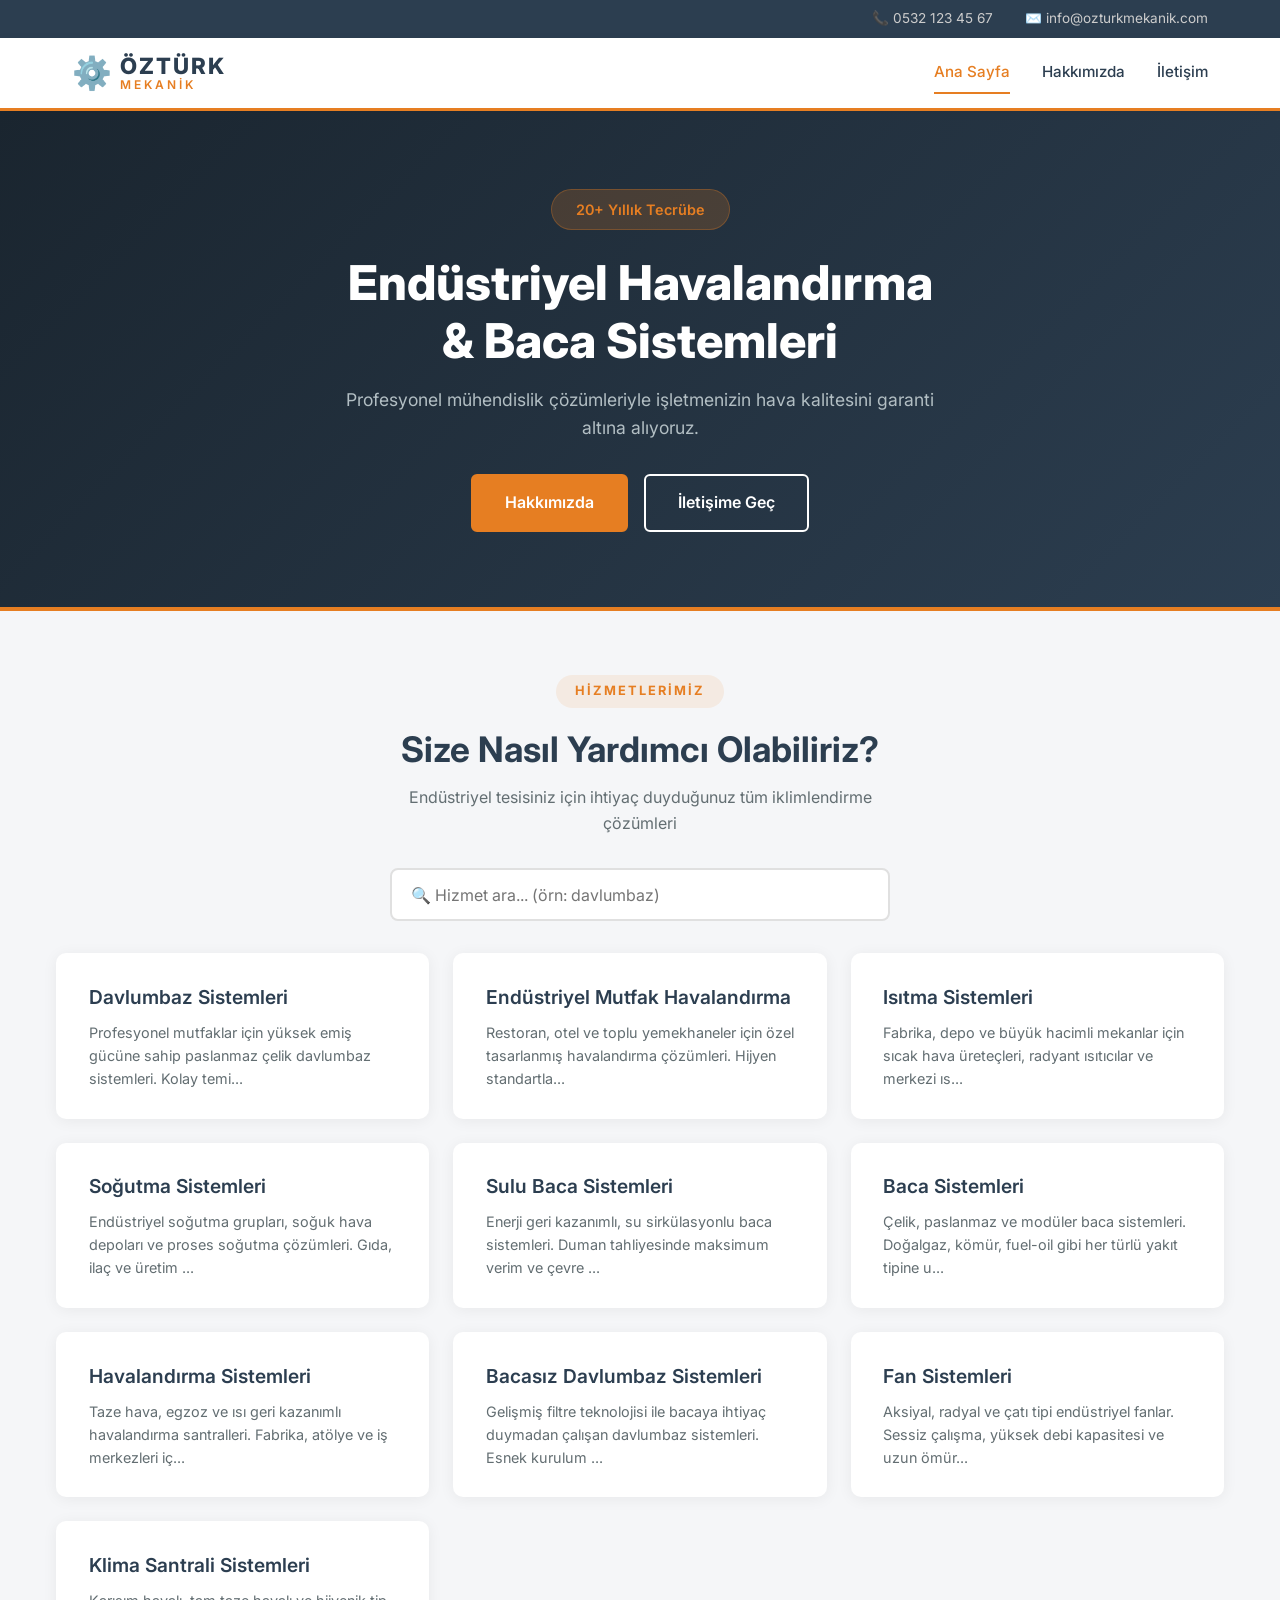
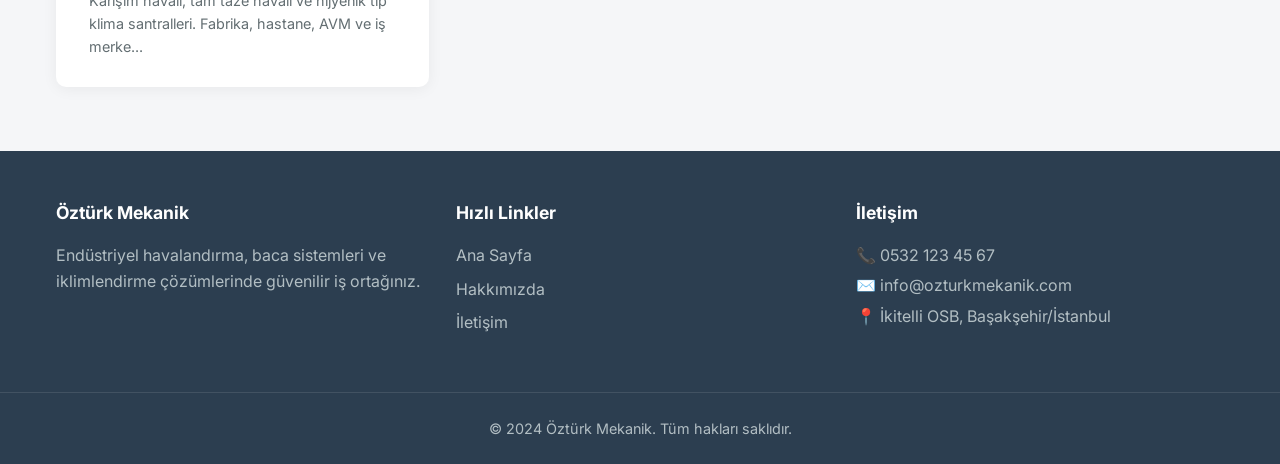
<file: index.html>
<!DOCTYPE html>
<html lang="tr">
<head>
    <meta charset="UTF-8">
    <meta name="viewport" content="width=device-width, initial-scale=1.0">
    <title>Öztürk Mekanik | Endüstriyel Havalandırma</title>
    <link rel="stylesheet" href="css/style.css">
    <link href="https://fonts.googleapis.com/css2?family=Inter:wght@300;400;500;600;700;800&display=swap" rel="stylesheet">
    <!-- Google Analytics -->
    <script async src="https://www.googletagmanager.com/gtag/js?id=G-XXXXXXXXXX"></script>
    <script>
      window.dataLayer = window.dataLayer || [];
      function gtag(){dataLayer.push(arguments);}
      gtag('js', new Date());
      gtag('config', 'G-XXXXXXXXXX');
    </script>
</head>
<body>
    <!-- Üst Çubuk -->
    <div class="top-bar">
        <div class="top-bar-inner">
            <span>📞 0532 123 45 67</span>
            <span>✉️ info@ozturkmekanik.com</span>
        </div>
    </div>

    <!-- Header -->
    <header>
        <div class="header-inner">
            <div class="logo">
                <span class="logo-icon">⚙️</span>
                <div class="logo-text">
                    <span class="logo-title">ÖZTÜRK</span>
                    <span class="logo-subtitle">MEKANİK</span>
                </div>
            </div>
            <nav>
                <a href="index.html" class="active">Ana Sayfa</a>
                <a href="hakkimizda.html">Hakkımızda</a>
                <a href="iletisim.html">İletişim</a>
            </nav>
            <div class="mobile-menu-btn">☰</div>
        </div>
    </header>

    <!-- Hero -->
    <section class="hero">
        <div class="hero-overlay"></div>
        <div class="hero-content">
            <span class="hero-badge">20+ Yıllık Tecrübe</span>
            <h1>Endüstriyel Havalandırma<br>& Baca Sistemleri</h1>
            <p class="hero-desc">Profesyonel mühendislik çözümleriyle işletmenizin hava kalitesini garanti altına alıyoruz.</p>
            <div class="hero-buttons">
                <a href="hakkimizda.html" class="btn btn-primary">Hakkımızda</a>
                <a href="iletisim.html" class="btn btn-outline">İletişime Geç</a>
            </div>
        </div>
    </section>

    <!-- Hizmetler -->
    <section class="hizmetler-section">
        <div class="section-header">
            <span class="section-badge">HİZMETLERİMİZ</span>
            <h2>Size Nasıl Yardımcı Olabiliriz?</h2>
            <p class="section-desc">Endüstriyel tesisiniz için ihtiyaç duyduğunuz tüm iklimlendirme çözümleri</p>
        </div>
        <div class="arama-kutusu">
            <input type="text" id="arama" placeholder="🔍 Hizmet ara... (örn: davlumbaz)">
        </div>
        <div class="hizmetler-grid" id="hizmetListesi"></div>
    </section>

    <!-- Footer -->
    <footer>
        <div class="footer-inner">
            <div class="footer-col">
                <h3>Öztürk Mekanik</h3>
                <p>Endüstriyel havalandırma, baca sistemleri ve iklimlendirme çözümlerinde güvenilir iş ortağınız.</p>
            </div>
            <div class="footer-col">
                <h3>Hızlı Linkler</h3>
                <a href="index.html">Ana Sayfa</a>
                <a href="hakkimizda.html">Hakkımızda</a>
                <a href="iletisim.html">İletişim</a>
            </div>
            <div class="footer-col">
                <h3>İletişim</h3>
                <p>📞 0532 123 45 67</p>
                <p>✉️ info@ozturkmekanik.com</p>
                <p>📍 İkitelli OSB, Başakşehir/İstanbul</p>
            </div>
        </div>
        <div class="footer-bottom">
            <p>© 2024 Öztürk Mekanik. Tüm hakları saklıdır.</p>
        </div>
    </footer>

    <!-- Modal -->
    <div id="hizmetModal" class="modal">
        <div class="modal-content">
            <span class="kapat">&times;</span>
            <h2 id="modalBaslik"></h2>
            <p id="modalAciklama"></p>
            <div id="modalGaleri"></div>
        </div>
    </div>

    <script src="js/script.js"></script>
    <script>
        fetch('/data/site.json')
          .then(res => res.json())
          .then(data => {
              siteBilgileri = data;
              hizmetleriYukle();
          });
    </script>
</body>
</html>
</file>
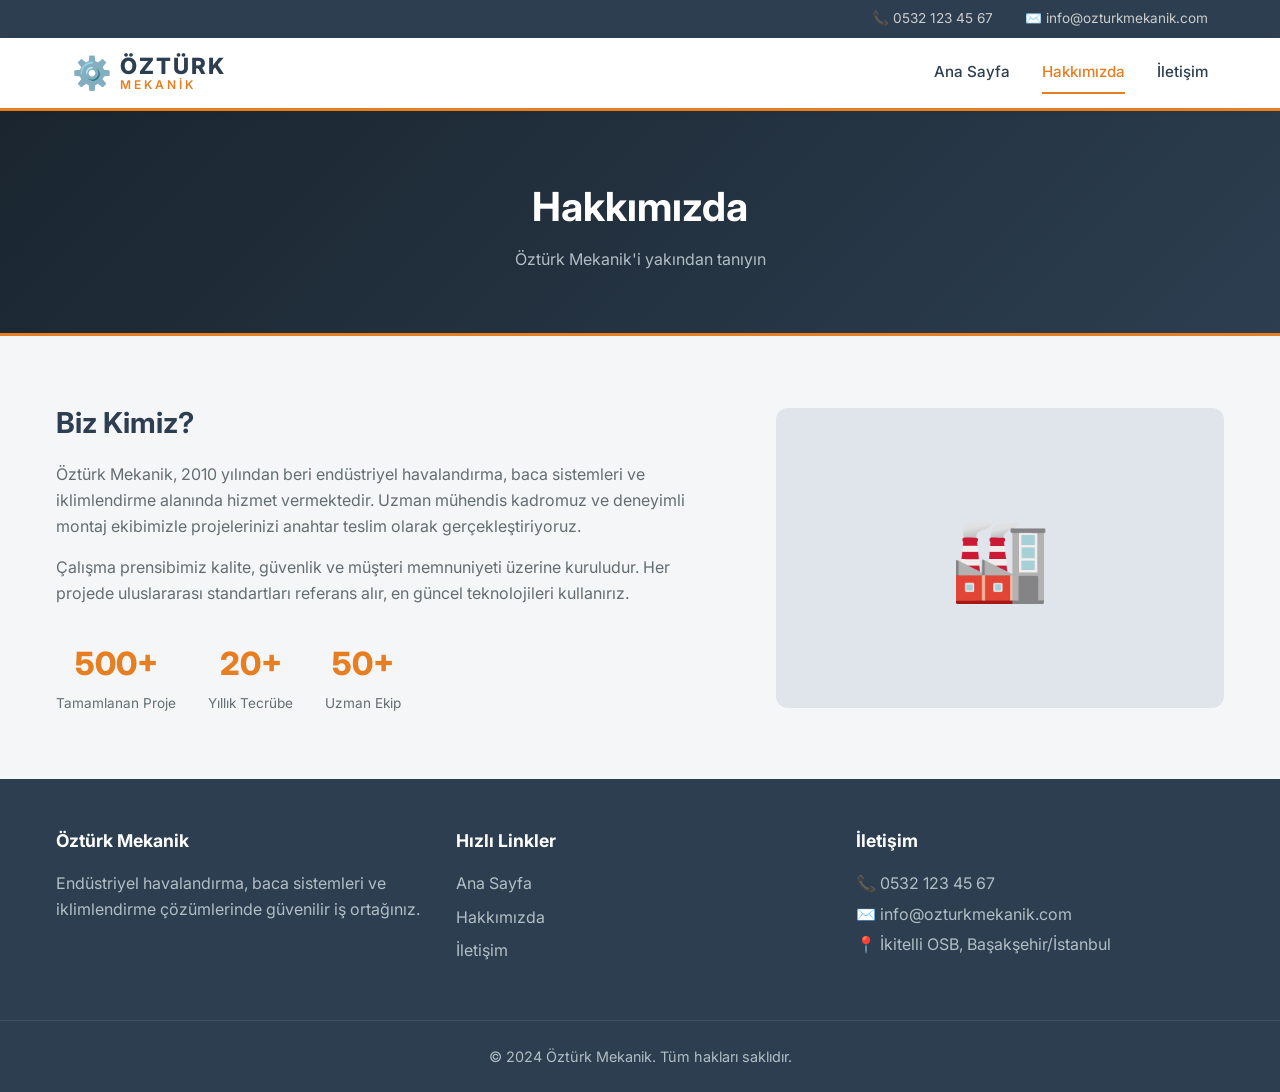
<file: hakkimizda.html>
<!DOCTYPE html>
<html lang="tr">
<head>
    <meta charset="UTF-8">
    <meta name="viewport" content="width=device-width, initial-scale=1.0">
    <title>Hakkımızda | Öztürk Mekanik</title>
    <link rel="stylesheet" href="css/style.css">
    <link href="https://fonts.googleapis.com/css2?family=Inter:wght@300;400;500;600;700;800&display=swap" rel="stylesheet">
</head>
<body>
    <div class="top-bar">
        <div class="top-bar-inner">
            <span>📞 0532 123 45 67</span>
            <span>✉️ info@ozturkmekanik.com</span>
        </div>
    </div>
    <header>
        <div class="header-inner">
            <div class="logo">
                <span class="logo-icon">⚙️</span>
                <div class="logo-text">
                    <span class="logo-title">ÖZTÜRK</span>
                    <span class="logo-subtitle">MEKANİK</span>
                </div>
            </div>
            <nav>
                <a href="index.html">Ana Sayfa</a>
                <a href="hakkimizda.html" class="active">Hakkımızda</a>
                <a href="iletisim.html">İletişim</a>
            </nav>
            <div class="mobile-menu-btn">☰</div>
        </div>
    </header>

    <section class="page-banner">
        <h1>Hakkımızda</h1>
        <p>Öztürk Mekanik'i yakından tanıyın</p>
    </section>

    <section class="page-content">
        <div class="about-grid">
            <div class="about-text" id="hakkimizdaMetin">
                <h2>Biz Kimiz?</h2>
                <p>Öztürk Mekanik, 2010 yılından beri endüstriyel havalandırma, baca sistemleri ve iklimlendirme alanında hizmet vermektedir. Uzman mühendis kadromuz ve deneyimli montaj ekibimizle projelerinizi anahtar teslim olarak gerçekleştiriyoruz.</p>
                <p>Çalışma prensibimiz kalite, güvenlik ve müşteri memnuniyeti üzerine kuruludur. Her projede uluslararası standartları referans alır, en güncel teknolojileri kullanırız.</p>
                <div class="about-stats">
                    <div class="stat-item">
                        <span class="stat-number">500+</span>
                        <span class="stat-label">Tamamlanan Proje</span>
                    </div>
                    <div class="stat-item">
                        <span class="stat-number">20+</span>
                        <span class="stat-label">Yıllık Tecrübe</span>
                    </div>
                    <div class="stat-item">
                        <span class="stat-number">50+</span>
                        <span class="stat-label">Uzman Ekip</span>
                    </div>
                </div>
            </div>
            <div class="about-image">
                <div class="image-placeholder">🏭</div>
            </div>
        </div>
    </section>

    <footer>
        <div class="footer-inner">
            <div class="footer-col">
                <h3>Öztürk Mekanik</h3>
                <p>Endüstriyel havalandırma, baca sistemleri ve iklimlendirme çözümlerinde güvenilir iş ortağınız.</p>
            </div>
            <div class="footer-col">
                <h3>Hızlı Linkler</h3>
                <a href="index.html">Ana Sayfa</a>
                <a href="hakkimizda.html">Hakkımızda</a>
                <a href="iletisim.html">İletişim</a>
            </div>
            <div class="footer-col">
                <h3>İletişim</h3>
                <p>📞 0532 123 45 67</p>
                <p>✉️ info@ozturkmekanik.com</p>
                <p>📍 İkitelli OSB, Başakşehir/İstanbul</p>
            </div>
        </div>
        <div class="footer-bottom">
            <p>© 2024 Öztürk Mekanik. Tüm hakları saklıdır.</p>
        </div>
    </footer>

    <script>
        fetch('/data/site.json')
          .then(res => res.json())
          .then(data => {
              if(data.hakkimizda) {
                  document.getElementById('hakkimizdaMetin').innerHTML = data.hakkimizda;
              }
          });
    </script>
</body>
</html>
</file>
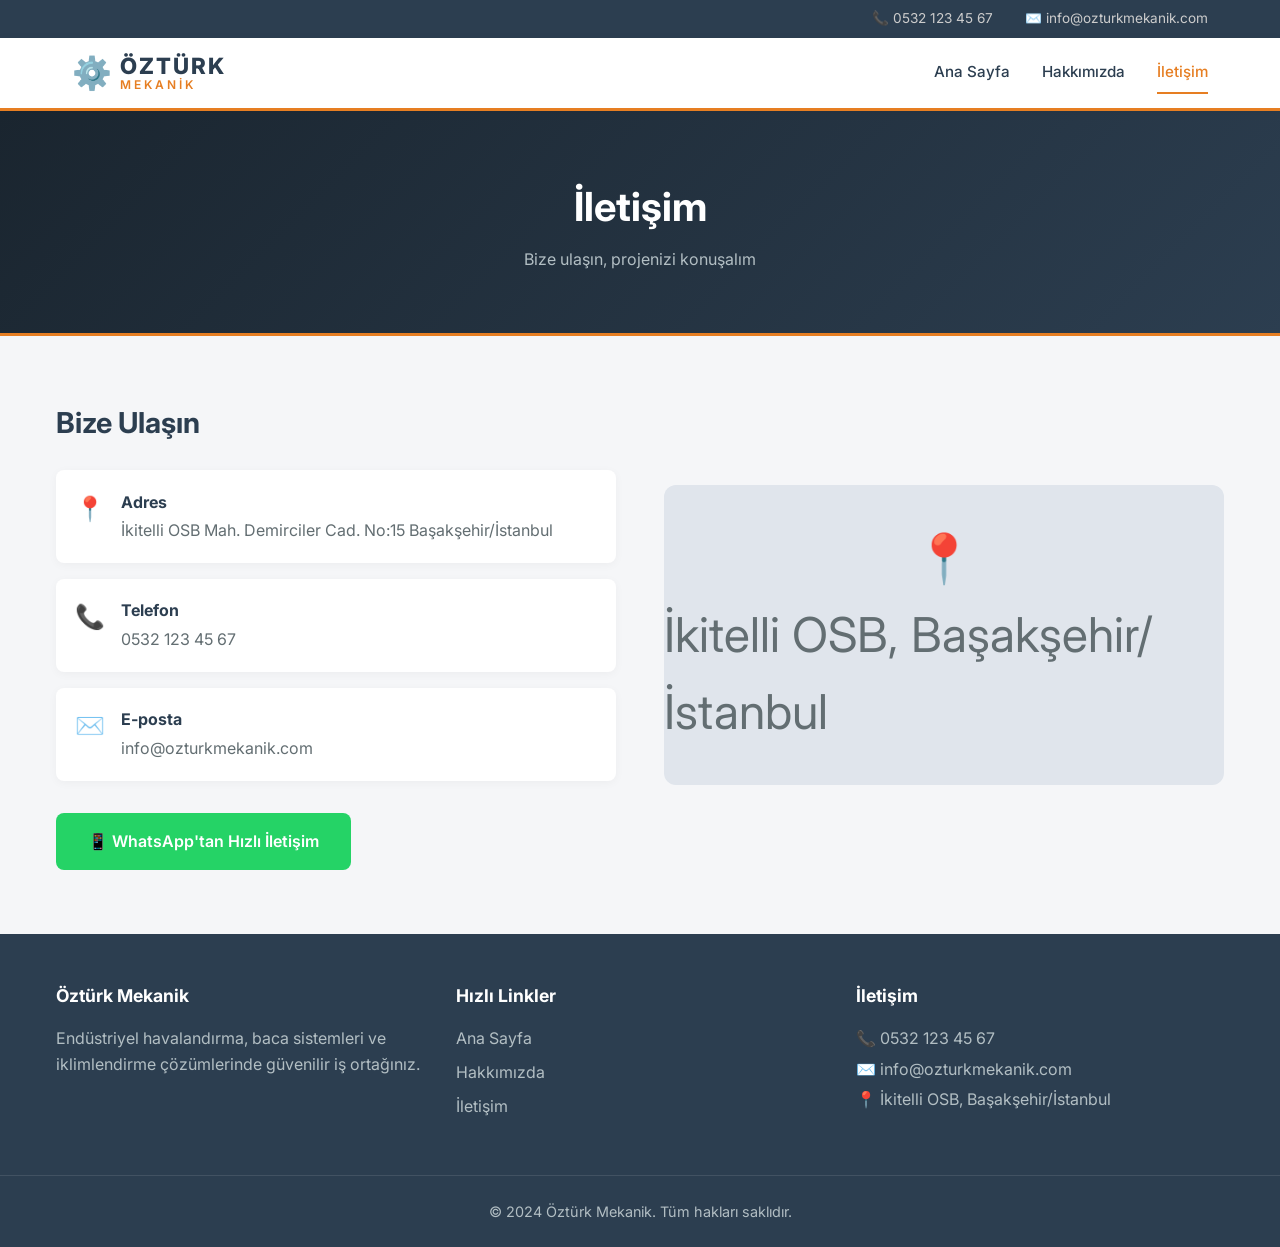
<file: iletisim.html>
<!DOCTYPE html>
<html lang="tr">
<head>
    <meta charset="UTF-8">
    <meta name="viewport" content="width=device-width, initial-scale=1.0">
    <title>İletişim | Öztürk Mekanik</title>
    <link rel="stylesheet" href="css/style.css?v=2">
    <link href="https://fonts.googleapis.com/css2?family=Inter:wght@300;400;500;600;700;800&display=swap" rel="stylesheet">
</head>
<body>
    <div class="top-bar">
        <div class="top-bar-inner">
            <span>📞 0532 123 45 67</span>
            <span>✉️ info@ozturkmekanik.com</span>
        </div>
    </div>
    <header>
        <div class="header-inner">
            <div class="logo">
                <span class="logo-icon">⚙️</span>
                <div class="logo-text">
                    <span class="logo-title">ÖZTÜRK</span>
                    <span class="logo-subtitle">MEKANİK</span>
                </div>
            </div>
            <nav>
                <a href="index.html">Ana Sayfa</a>
                <a href="hakkimizda.html">Hakkımızda</a>
                <a href="iletisim.html" class="active">İletişim</a>
            </nav>
            <div class="mobile-menu-btn">☰</div>
        </div>
    </header>

    <section class="page-banner">
        <h1>İletişim</h1>
        <p>Bize ulaşın, projenizi konuşalım</p>
    </section>

    <section class="page-content">
        <div class="contact-grid">
            <div class="contact-info">
                <h2>Bize Ulaşın</h2>
                <div class="info-card">
                    <span class="info-icon">📍</span>
                    <div>
                        <strong>Adres</strong>
                        <p id="infoAdres">İkitelli OSB Mah. Demirciler Cad. No:15 Başakşehir/İstanbul</p>
                    </div>
                </div>
                <div class="info-card">
                    <span class="info-icon">📞</span>
                    <div>
                        <strong>Telefon</strong>
                        <p id="infoTelefon">0532 123 45 67</p>
                    </div>
                </div>
                <div class="info-card">
                    <span class="info-icon">✉️</span>
                    <div>
                        <strong>E-posta</strong>
                        <p id="infoEposta">info@ozturkmekanik.com</p>
                    </div>
                </div>
                <a id="wpLink" class="whatsapp-btn" href="#" target="_blank">
                    📱 WhatsApp'tan Hızlı İletişim
                </a>
            </div>
            <div class="contact-map">
                <div class="map-placeholder">
                    <span>📍</span>
                    <p>İkitelli OSB, Başakşehir/İstanbul</p>
                </div>
            </div>
        </div>
    </section>

    <footer>
        <div class="footer-inner">
            <div class="footer-col">
                <h3>Öztürk Mekanik</h3>
                <p>Endüstriyel havalandırma, baca sistemleri ve iklimlendirme çözümlerinde güvenilir iş ortağınız.</p>
            </div>
            <div class="footer-col">
                <h3>Hızlı Linkler</h3>
                <a href="index.html">Ana Sayfa</a>
                <a href="hakkimizda.html">Hakkımızda</a>
                <a href="iletisim.html">İletişim</a>
            </div>
            <div class="footer-col">
                <h3>İletişim</h3>
                <p>📞 0532 123 45 67</p>
                <p>✉️ info@ozturkmekanik.com</p>
                <p>📍 İkitelli OSB, Başakşehir/İstanbul</p>
            </div>
        </div>
        <div class="footer-bottom">
            <p>© 2024 Öztürk Mekanik. Tüm hakları saklıdır.</p>
        </div>
    </footer>

    <script>
        var wpLink = document.getElementById('wpLink');
        var defaultPhone = '905321234567';
        wpLink.href = 'https://wa.me/' + defaultPhone + '?text=Merhaba%20bilgi%20almak%20istiyorum';

        fetch('/data/site.json')
          .then(res => res.json())
          .then(data => {
              if(data.iletisim) {
                  document.getElementById('infoAdres').textContent = data.iletisim.adres;
                  document.getElementById('infoTelefon').textContent = data.iletisim.telefon;
                  document.getElementById('infoEposta').textContent = data.iletisim.eposta;
                  const numara = data.iletisim.telefon.replace(/[^0-9]/g, '');
                  wpLink.href = 'https://wa.me/90' + numara + '?text=Merhaba%20bilgi%20almak%20istiyorum';
              }
          });
    </script>
</body>
</html>
</file>
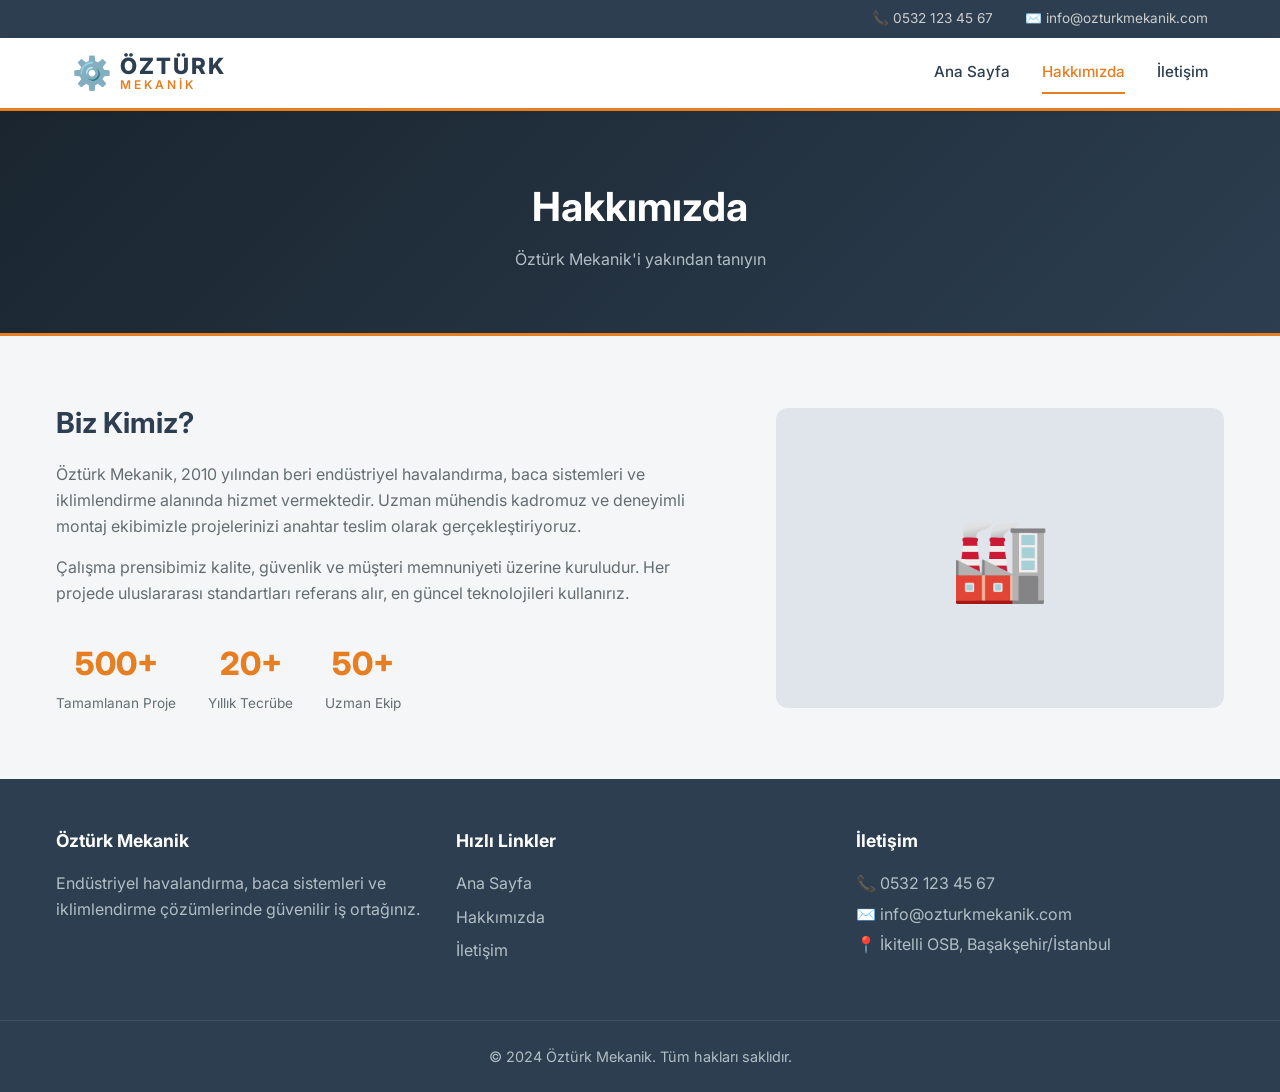
<file: iletişim.html>
<!DOCTYPE html>
<html lang="tr">
<head>
    <meta charset="UTF-8">
    <meta name="viewport" content="width=device-width, initial-scale=1.0">
    <title>Hakkımızda | Öztürk Mekanik</title>
    <link rel="stylesheet" href="css/style.css">
    <link href="https://fonts.googleapis.com/css2?family=Inter:wght@300;400;500;600;700;800&display=swap" rel="stylesheet">
</head>
<body>
    <div class="top-bar">
        <div class="top-bar-inner">
            <span>📞 0532 123 45 67</span>
            <span>✉️ info@ozturkmekanik.com</span>
        </div>
    </div>
    <header>
        <div class="header-inner">
            <div class="logo">
                <span class="logo-icon">⚙️</span>
                <div class="logo-text">
                    <span class="logo-title">ÖZTÜRK</span>
                    <span class="logo-subtitle">MEKANİK</span>
                </div>
            </div>
            <nav>
                <a href="index.html">Ana Sayfa</a>
                <a href="hakkimizda.html" class="active">Hakkımızda</a>
                <a href="iletisim.html">İletişim</a>
            </nav>
            <div class="mobile-menu-btn">☰</div>
        </div>
    </header>

    <section class="page-banner">
        <h1>Hakkımızda</h1>
        <p>Öztürk Mekanik'i yakından tanıyın</p>
    </section>

    <section class="page-content">
        <div class="about-grid">
            <div class="about-text" id="hakkimizdaMetin">
                <h2>Biz Kimiz?</h2>
                <p>Öztürk Mekanik, 2010 yılından beri endüstriyel havalandırma, baca sistemleri ve iklimlendirme alanında hizmet vermektedir. Uzman mühendis kadromuz ve deneyimli montaj ekibimizle projelerinizi anahtar teslim olarak gerçekleştiriyoruz.</p>
                <p>Çalışma prensibimiz kalite, güvenlik ve müşteri memnuniyeti üzerine kuruludur. Her projede uluslararası standartları referans alır, en güncel teknolojileri kullanırız.</p>
                <div class="about-stats">
                    <div class="stat-item">
                        <span class="stat-number">500+</span>
                        <span class="stat-label">Tamamlanan Proje</span>
                    </div>
                    <div class="stat-item">
                        <span class="stat-number">20+</span>
                        <span class="stat-label">Yıllık Tecrübe</span>
                    </div>
                    <div class="stat-item">
                        <span class="stat-number">50+</span>
                        <span class="stat-label">Uzman Ekip</span>
                    </div>
                </div>
            </div>
            <div class="about-image">
                <div class="image-placeholder">🏭</div>
            </div>
        </div>
    </section>

    <footer>
        <div class="footer-inner">
            <div class="footer-col">
                <h3>Öztürk Mekanik</h3>
                <p>Endüstriyel havalandırma, baca sistemleri ve iklimlendirme çözümlerinde güvenilir iş ortağınız.</p>
            </div>
            <div class="footer-col">
                <h3>Hızlı Linkler</h3>
                <a href="index.html">Ana Sayfa</a>
                <a href="hakkimizda.html">Hakkımızda</a>
                <a href="iletisim.html">İletişim</a>
            </div>
            <div class="footer-col">
                <h3>İletişim</h3>
                <p>📞 0532 123 45 67</p>
                <p>✉️ info@ozturkmekanik.com</p>
                <p>📍 İkitelli OSB, Başakşehir/İstanbul</p>
            </div>
        </div>
        <div class="footer-bottom">
            <p>© 2024 Öztürk Mekanik. Tüm hakları saklıdır.</p>
        </div>
    </footer>

    <script>
        fetch('/data/site.json')
          .then(res => res.json())
          .then(data => {
              if(data.hakkimizda) {
                  document.getElementById('hakkimizdaMetin').innerHTML = data.hakkimizda;
              }
          });
    </script>
</body>
</html>
</file>
<file: css/style.css>
/* === SIFIRLAMA === */
* { margin: 0; padding: 0; box-sizing: border-box; }
body { font-family: 'Inter', sans-serif; background: #f5f6f8; color: #2d3436; line-height: 1.6; }

/* === RENK DEĞİŞKENLERİ === */
:root {
    --sari: #e67e22;
    --sari-koyu: #d35400;
    --gri-koyu: #2c3e50;
    --gri-orta: #636e72;
    --gri-acik: #f5f6f8;
    --beyaz: #ffffff;
    --siyah: #1a1a1a;
}

/* === ÜST ÇUBUK === */
.top-bar { background: var(--gri-koyu); color: #ccc; font-size: 0.85rem; }
.top-bar-inner { max-width: 1200px; margin: 0 auto; padding: 0.5rem 2rem; display: flex; justify-content: flex-end; gap: 2rem; }

/* === HEADER === */
header { background: var(--beyaz); border-bottom: 3px solid var(--sari); position: sticky; top: 0; z-index: 100; box-shadow: 0 2px 10px rgba(0,0,0,0.05); }
.header-inner { max-width: 1200px; margin: 0 auto; padding: 0 2rem; display: flex; justify-content: space-between; align-items: center; height: 70px; }
.logo { display: flex; align-items: center; gap: 0.5rem; }
.logo-icon { font-size: 2rem; }
.logo-text { display: flex; flex-direction: column; line-height: 1.1; }
.logo-title { font-size: 1.4rem; font-weight: 800; color: var(--gri-koyu); letter-spacing: 2px; }
.logo-subtitle { font-size: 0.75rem; font-weight: 600; color: var(--sari); letter-spacing: 3px; }
nav { display: flex; gap: 2rem; }
nav a { text-decoration: none; color: var(--gri-koyu); font-weight: 500; font-size: 0.95rem; padding: 0.5rem 0; border-bottom: 2px solid transparent; transition: all 0.3s; }
nav a:hover, nav a.active { color: var(--sari); border-bottom-color: var(--sari); }
.mobile-menu-btn { display: none; font-size: 1.5rem; cursor: pointer; }

/* === HERO === */
.hero { background: linear-gradient(135deg, #1a252f 0%, #2c3e50 100%); min-height: 500px; display: flex; align-items: center; justify-content: center; text-align: center; position: relative; overflow: hidden; padding: 4rem 1rem; }
.hero::after { content: ''; position: absolute; bottom: 0; left: 0; right: 0; height: 4px; background: var(--sari); }
.hero-content { position: relative; z-index: 1; max-width: 800px; }
.hero-badge { display: inline-block; background: rgba(230,126,34,0.2); color: var(--sari); padding: 0.5rem 1.5rem; border-radius: 50px; font-size: 0.9rem; font-weight: 600; margin-bottom: 1.5rem; border: 1px solid rgba(230,126,34,0.3); }
.hero h1 { font-size: 3rem; font-weight: 800; color: var(--beyaz); margin-bottom: 1rem; line-height: 1.2; }
.hero-desc { font-size: 1.1rem; color: #b2bec3; margin-bottom: 2rem; max-width: 600px; margin-left: auto; margin-right: auto; }
.hero-buttons { display: flex; gap: 1rem; justify-content: center; flex-wrap: wrap; }
.btn { padding: 0.9rem 2rem; border-radius: 6px; font-weight: 600; font-size: 1rem; text-decoration: none; transition: all 0.3s; cursor: pointer; border: 2px solid transparent; }
.btn-primary { background: var(--sari); color: var(--beyaz); border-color: var(--sari); }
.btn-primary:hover { background: var(--sari-koyu); border-color: var(--sari-koyu); transform: translateY(-2px); box-shadow: 0 5px 20px rgba(230,126,34,0.4); }
.btn-outline { background: transparent; color: var(--beyaz); border-color: var(--beyaz); }
.btn-outline:hover { background: var(--beyaz); color: var(--gri-koyu); transform: translateY(-2px); }

/* === HİZMETLER === */
.hizmetler-section { max-width: 1200px; margin: 4rem auto; padding: 0 1rem; }
.section-header { text-align: center; margin-bottom: 2rem; }
.section-badge { display: inline-block; background: rgba(230,126,34,0.1); color: var(--sari); padding: 0.4rem 1.2rem; border-radius: 50px; font-size: 0.8rem; font-weight: 700; letter-spacing: 2px; margin-bottom: 0.8rem; }
.section-header h2 { font-size: 2.2rem; font-weight: 700; color: var(--gri-koyu); margin-bottom: 0.5rem; }
.section-desc { color: var(--gri-orta); max-width: 500px; margin: 0 auto; }
.arama-kutusu { max-width: 500px; margin: 0 auto 2rem; }
#arama { width: 100%; padding: 0.9rem 1.2rem; font-size: 1rem; border: 2px solid #e0e0e0; border-radius: 8px; outline: none; font-family: 'Inter', sans-serif; transition: all 0.3s; background: var(--beyaz); }
#arama:focus { border-color: var(--sari); box-shadow: 0 0 0 3px rgba(230,126,34,0.1); }
.hizmetler-grid { display: grid; grid-template-columns: repeat(auto-fill, minmax(300px, 1fr)); gap: 1.5rem; }
.hizmet-kart { background: var(--beyaz); border-radius: 10px; padding: 1.8rem; box-shadow: 0 2px 15px rgba(0,0,0,0.06); cursor: pointer; transition: all 0.3s; border-left: 4px solid transparent; }
.hizmet-kart:hover { transform: translateY(-5px); box-shadow: 0 10px 30px rgba(0,0,0,0.1); border-left-color: var(--sari); }
.hizmet-kart h3 { color: var(--gri-koyu); font-size: 1.2rem; margin-bottom: 0.5rem; font-weight: 600; }
.hizmet-kart p { color: var(--gri-orta); font-size: 0.9rem; }

/* === MODAL === */
.modal { display: none; position: fixed; z-index: 1000; left: 0; top: 0; width: 100%; height: 100%; background: rgba(0,0,0,0.8); overflow: auto; animation: fadeIn 0.3s; }
@keyframes fadeIn { from { opacity: 0; } to { opacity: 1; } }
.modal-content { background: var(--beyaz); margin: 3% auto; padding: 2rem; width: 90%; max-width: 800px; border-radius: 12px; position: relative; }
.kapat { position: absolute; top: 1rem; right: 1.5rem; font-size: 2rem; cursor: pointer; color: var(--gri-orta); }
.kapat:hover { color: var(--sari); }
#modalBaslik { color: var(--gri-koyu); margin-bottom: 1rem; font-size: 1.5rem; }
#modalAciklama { color: var(--gri-orta); margin-bottom: 1.5rem; line-height: 1.8; }
#modalGaleri { display: flex; flex-wrap: wrap; gap: 1rem; }
#modalGaleri img { width: 200px; height: 150px; object-fit: cover; border-radius: 8px; }

/* === SAYFA BANNER === */
.page-banner { background: linear-gradient(135deg, #1a252f 0%, #2c3e50 100%); padding: 4rem 1rem; text-align: center; position: relative; }
.page-banner::after { content: ''; position: absolute; bottom: 0; left: 0; right: 0; height: 3px; background: var(--sari); }
.page-banner h1 { color: var(--beyaz); font-size: 2.5rem; font-weight: 700; }
.page-banner p { color: #b2bec3; margin-top: 0.5rem; }
.page-content { max-width: 1200px; margin: 4rem auto; padding: 0 1rem; }

/* === HAKKIMIZDA === */
.about-grid { display: grid; grid-template-columns: 1.5fr 1fr; gap: 3rem; align-items: center; }
.about-text h2 { color: var(--gri-koyu); font-size: 1.8rem; margin-bottom: 1rem; }
.about-text p { color: var(--gri-orta); margin-bottom: 1rem; }
.about-stats { display: flex; gap: 2rem; margin-top: 2rem; }
.stat-item { text-align: center; }
.stat-number { display: block; font-size: 2rem; font-weight: 800; color: var(--sari); }
.stat-label { font-size: 0.85rem; color: var(--gri-orta); }
.about-image { display: flex; justify-content: center; }
.image-placeholder { width: 100%; min-height: 300px; background: #e0e5ec; border-radius: 12px; display: flex; align-items: center; justify-content: center; font-size: 5rem; }

/* === İLETİŞİM === */
.contact-grid { display: grid; grid-template-columns: 1fr 1fr; gap: 3rem; }
.contact-info h2 { color: var(--gri-koyu); font-size: 1.8rem; margin-bottom: 1.5rem; }
.info-card { display: flex; gap: 1rem; background: var(--beyaz); padding: 1.2rem; border-radius: 8px; margin-bottom: 1rem; box-shadow: 0 2px 10px rgba(0,0,0,0.04); }
.info-icon { font-size: 1.5rem; }
.info-card strong { display: block; color: var(--gri-koyu); margin-bottom: 0.2rem; }
.info-card p { color: var(--gri-orta); }
.whatsapp-btn { display: inline-block; background: #25D366; color: white; padding: 1rem 2rem; border-radius: 8px; text-decoration: none; font-weight: 600; margin-top: 1rem; transition: all 0.3s; }
.whatsapp-btn:hover { background: #128C7E; transform: translateY(-2px); box-shadow: 0 5px 20px rgba(37,211,102,0.3); }
.contact-map { display: flex; align-items: center; justify-content: center; }
.map-placeholder { width: 100%; min-height: 300px; background: #e0e5ec; border-radius: 12px; display: flex; flex-direction: column; align-items: center; justify-content: center; font-size: 3rem; color: var(--gri-orta); }

/* === 404 === */
.error-section { text-align: center; padding: 6rem 1rem; }
.error-code { font-size: 8rem; font-weight: 800; color: var(--gri-koyu); }
.error-text { color: var(--gri-orta); margin-bottom: 2rem; font-size: 1.2rem; }

/* === FOOTER === */
footer { background: var(--gri-koyu); color: #b2bec3; margin-top: 4rem; }
.footer-inner { max-width: 1200px; margin: 0 auto; padding: 3rem 1rem; display: grid; grid-template-columns: repeat(auto-fit, minmax(250px, 1fr)); gap: 2rem; }
.footer-col h3 { color: var(--beyaz); margin-bottom: 1rem; font-size: 1.1rem; }
.footer-col a { display: block; color: #b2bec3; text-decoration: none; margin-bottom: 0.5rem; transition: color 0.3s; }
.footer-col a:hover { color: var(--sari); }
.footer-col p { margin-bottom: 0.3rem; }
.footer-bottom { text-align: center; padding: 1.5rem; border-top: 1px solid rgba(255,255,255,0.1); font-size: 0.9rem; }

/* === RESPONSIVE === */
@media (max-width: 768px) {
    .hero h1 { font-size: 2rem; }
    .about-grid, .contact-grid { grid-template-columns: 1fr; }
    nav { display: none; }
    .mobile-menu-btn { display: block; }
    .top-bar { display: none; }
}
</file>
